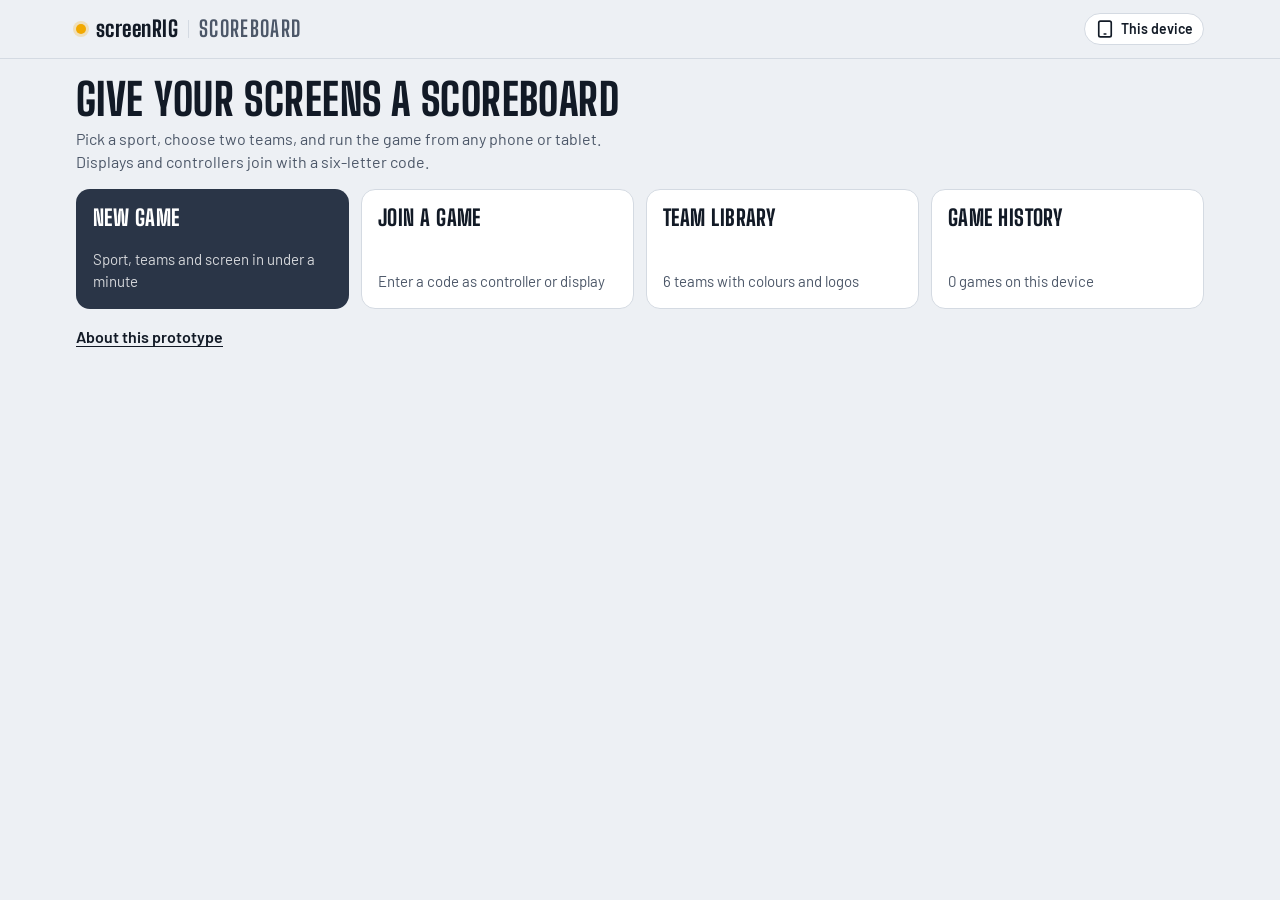
<file: index.html>
<!doctype html>
<html lang="en">
<head>
<meta charset="utf-8">
<meta name="viewport" content="width=device-width, initial-scale=1">
<title>screenRIG Scoreboard</title>
<meta name="theme-color" content="#2a3547">
<meta http-equiv="refresh" content="0; url=docs/">
<link rel="canonical" href="docs/">
<script>location.replace('docs/' + location.hash);</script>
</head>
<body style="margin:0;background:#0a0f16;color:#e8edf4;font:16px system-ui,sans-serif;padding:24px">
<p>Opening <a href="docs/" style="color:#ffb31a">screenRIG Scoreboard</a>…</p>
</body>
</html>
</file>
<file: docs/app.css>
/* ============================================================
   screenRIG Scoreboard
   Layout: a quiet slate console for the operator; each game's
   team colours carry the controller sides and the board.
   ============================================================ */
:root {
  --bg: #edf0f4;
  --panel: #ffffff;
  --panel-2: #f5f7fa;
  --ink: #121a26;
  --ink-2: #4c5768;
  --ink-3: #697587;
  --line: #d4dae2;
  --brand: #2a3547;
  --brand-ink: #ffffff;
  --lamp: #f2a900;
  --console: #0d131c;
  --console-2: #18212e;
  --console-line: #273243;
  --console-ink: #f2f5f9;
  --console-dim: #93a0b2;
  --go: #12805c;
  --go-ink: #ffffff;
  --stop: #c4362c;
  --stop-ink: #ffffff;
  --warn: #8f5300;
  --warn-bg: #fff1d1;
  --alert: #b3261e;
  --alert-bg: #fde4e1;
  --ok: #0f6b4c;
  --ok-bg: #ddf3e8;
  --focus: #2f6fed;
  --scrim: rgba(9, 14, 22, .55);
  --shadow: 0 1px 2px rgba(18, 26, 38, .06), 0 6px 18px rgba(18, 26, 38, .07);
  --font-d: 'Big Shoulders Display', 'Barlow Condensed', 'Arial Narrow', sans-serif;
  --font-b: 'Barlow', 'Segoe UI', system-ui, -apple-system, sans-serif;
  --font-m: 'IBM Plex Mono', ui-monospace, 'SF Mono', Menlo, monospace;
  --r: 10px;
}
@media (prefers-color-scheme: dark) {
  :root:not([data-theme="light"]) {
    --bg: #0a0f16; --panel: #131a24; --panel-2: #19222f; --ink: #e8edf4; --ink-2: #a6b1c0; --ink-3: #8390a2; --line: #253041;
    --brand: #c9d6ea; --brand-ink: #0a0f16; --lamp: #ffb31a; --console: #05080d; --console-2: #121a25; --console-line: #222d3c;
    --console-ink: #f2f5f9; --console-dim: #93a0b2; --go: #2fbf71; --go-ink: #03140b; --stop: #ff5d52; --stop-ink: #1c0402;
    --warn: #f3b347; --warn-bg: #2b2210; --alert: #ff8a80; --alert-bg: #33140f; --ok: #5fd39a; --ok-bg: #0e2a1c;
    --focus: #7aa7ff; --scrim: rgba(0, 0, 0, .66); --shadow: none; color-scheme: dark;
  }
}
:root[data-theme="dark"] {
  --bg: #0a0f16; --panel: #131a24; --panel-2: #19222f; --ink: #e8edf4; --ink-2: #a6b1c0; --ink-3: #8390a2; --line: #253041;
  --brand: #c9d6ea; --brand-ink: #0a0f16; --lamp: #ffb31a; --console: #05080d; --console-2: #121a25; --console-line: #222d3c;
  --console-ink: #f2f5f9; --console-dim: #93a0b2; --go: #2fbf71; --go-ink: #03140b; --stop: #ff5d52; --stop-ink: #1c0402;
  --warn: #f3b347; --warn-bg: #2b2210; --alert: #ff8a80; --alert-bg: #33140f; --ok: #5fd39a; --ok-bg: #0e2a1c;
  --focus: #7aa7ff; --scrim: rgba(0, 0, 0, .66); --shadow: none; color-scheme: dark;
}

@font-face{font-family:'Big Shoulders Display';font-style:normal;font-weight:700;font-display:swap;src:url(fonts/big-shoulders-display-latin-700-normal.woff2) format('woff2')}
@font-face{font-family:'Big Shoulders Display';font-style:normal;font-weight:800;font-display:swap;src:url(fonts/big-shoulders-display-latin-800-normal.woff2) format('woff2')}
@font-face{font-family:'Barlow';font-style:normal;font-weight:400;font-display:swap;src:url(fonts/barlow-latin-400-normal.woff2) format('woff2')}
@font-face{font-family:'Barlow';font-style:normal;font-weight:500;font-display:swap;src:url(fonts/barlow-latin-500-normal.woff2) format('woff2')}
@font-face{font-family:'Barlow';font-style:normal;font-weight:600;font-display:swap;src:url(fonts/barlow-latin-600-normal.woff2) format('woff2')}
@font-face{font-family:'Barlow';font-style:normal;font-weight:700;font-display:swap;src:url(fonts/barlow-latin-700-normal.woff2) format('woff2')}
@font-face{font-family:'Barlow Condensed';font-style:normal;font-weight:600;font-display:swap;src:url(fonts/barlow-condensed-latin-600-normal.woff2) format('woff2')}
@font-face{font-family:'Barlow Condensed';font-style:normal;font-weight:700;font-display:swap;src:url(fonts/barlow-condensed-latin-700-normal.woff2) format('woff2')}
@font-face{font-family:'Oswald';font-style:normal;font-weight:600;font-display:swap;src:url(fonts/oswald-latin-600-normal.woff2) format('woff2')}
@font-face{font-family:'Saira Condensed';font-style:normal;font-weight:700;font-display:swap;src:url(fonts/saira-condensed-latin-700-normal.woff2) format('woff2')}
@font-face{font-family:'IBM Plex Mono';font-style:normal;font-weight:500;font-display:swap;src:url(fonts/ibm-plex-mono-latin-500-normal.woff2) format('woff2')}

* { box-sizing: border-box; }
html, body { height: 100%; }
body {
  margin: 0; background: var(--bg); color: var(--ink);
  font: 400 16px/1.45 var(--font-b);
  -webkit-font-smoothing: antialiased; -webkit-tap-highlight-color: transparent;
  text-rendering: optimizeLegibility;
}
#app { min-height: 100%; }
button, input, select, textarea { font: inherit; color: inherit; }
button { cursor: pointer; }
img { max-width: 100%; }
:focus-visible { outline: 3px solid var(--focus); outline-offset: 2px; }
h1, h2, h3 { text-wrap: balance; }
.mono { font-family: var(--font-m); }
.tnum { font-variant-numeric: tabular-nums; }
.muted { color: var(--ink-2); }
.small { font-size: 14px; }
.sr { position: absolute; width: 1px; height: 1px; overflow: hidden; clip: rect(0 0 0 0); white-space: nowrap; }
.ico { width: 20px; height: 20px; flex: none; fill: none; stroke: currentColor; stroke-width: 2; stroke-linecap: round; stroke-linejoin: round; }
.ico.lg { width: 28px; height: 28px; }
.gutter { padding-left: max(16px, env(safe-area-inset-left, 0px)); padding-right: max(16px, env(safe-area-inset-right, 0px)); }

/* ---------------------------------------------------------- app chrome */
.top {
  position: sticky; top: env(safe-area-inset-top, 0px); z-index: 20;
  background: var(--bg); border-bottom: 1px solid var(--line);
}
.top-in { display: flex; align-items: center; gap: 10px; min-height: 58px; max-width: 1160px; margin: 0 auto; }
.top h1 { margin: 0; font: 800 22px/1 var(--font-d); text-transform: uppercase; letter-spacing: .03em; flex: 1; min-width: 0; overflow: hidden; text-overflow: ellipsis; white-space: nowrap; }
.wordmark { display: flex; align-items: center; gap: 10px; flex: 1; min-width: 0; font: 800 22px/1 var(--font-d); letter-spacing: .02em; }
.wordmark b { font-weight: 800; }
.wordmark .sep { width: 1px; height: 18px; background: var(--line); }
.wordmark .prod { text-transform: uppercase; letter-spacing: .06em; color: var(--ink-2); font-weight: 700; }
.lampdot { width: 10px; height: 10px; border-radius: 50%; background: var(--lamp); box-shadow: 0 0 0 3px color-mix(in srgb, var(--lamp) 24%, transparent); flex: none; }
.page { max-width: 1160px; margin: 0 auto; padding-block: 18px 48px; display: grid; gap: 16px; }
.page.narrow { max-width: 760px; }
.icon-btn {
  appearance: none; border: 1px solid var(--line); background: var(--panel); color: var(--ink);
  width: 44px; height: 44px; border-radius: var(--r); display: inline-flex; align-items: center; justify-content: center; flex: none;
}
.icon-btn:active { transform: translateY(1px); }
.chip {
  display: inline-flex; align-items: center; gap: 6px; min-height: 32px; padding: 4px 10px; border-radius: 999px;
  border: 1px solid var(--line); background: var(--panel); font-size: 14px; font-weight: 600; white-space: nowrap;
}
.chip .dot { width: 8px; height: 8px; border-radius: 50%; background: var(--ink-3); }
.chip.live .dot { background: var(--go); }
.chip.warn { background: var(--warn-bg); color: var(--warn); border-color: transparent; }
.chip.warn .dot { background: var(--warn); }

/* --------------------------------------------------------------- buttons */
.btn {
  appearance: none; border: 1px solid var(--line); background: var(--panel); color: var(--ink);
  font: 600 16px/1.15 var(--font-b); padding: 11px 16px; min-height: 44px; border-radius: var(--r);
  display: inline-flex; align-items: center; justify-content: center; gap: 8px; text-align: center; text-decoration: none;
}
.btn:active { transform: translateY(1px); }
.btn.primary { background: var(--brand); color: var(--brand-ink); border-color: transparent; }
.btn.go { background: var(--go); color: var(--go-ink); border-color: transparent; }
.btn.danger { color: var(--alert); border-color: color-mix(in srgb, var(--alert) 45%, var(--line)); }
.btn.big { min-height: 58px; font-size: 18px; padding: 14px 22px; }
.btn.block { width: 100%; }
.btn.ghost { background: transparent; border-color: transparent; }
.btn[disabled] { opacity: .45; cursor: not-allowed; transform: none; }
.row { display: flex; gap: 10px; flex-wrap: wrap; align-items: center; }
.row.end { justify-content: flex-end; }
.grow { flex: 1; min-width: 0; }
.stack { display: grid; gap: 12px; }

/* hold-to-confirm */
[data-hold] { position: relative; overflow: hidden; }
[data-hold]::after { content: ""; position: absolute; inset: 0; background: currentColor; opacity: .16; transform: scaleX(0); transform-origin: left; pointer-events: none; }
[data-hold].holding::after { transform: scaleX(1); transition: transform var(--hold, 900ms) linear; }

/* ------------------------------------------------------------ home page */
.hello { display: grid; gap: 6px; }
.hello h2 { margin: 0; font: 800 clamp(30px, 6vw, 44px)/1 var(--font-d); text-transform: uppercase; letter-spacing: .01em; }
.hello p { margin: 0; color: var(--ink-2); max-width: 60ch; }
.actions { display: grid; grid-template-columns: repeat(4, minmax(0, 1fr)); gap: 12px; }
.action {
  appearance: none; text-align: left; border: 1px solid var(--line); background: var(--panel); border-radius: 14px;
  padding: 16px; min-height: 120px; display: grid; align-content: space-between; gap: 14px; color: var(--ink);
}
.action b { font: 800 22px/1.05 var(--font-d); text-transform: uppercase; letter-spacing: .02em; }
.action span { color: var(--ink-2); font-size: 15px; }
.action.primary { background: var(--brand); color: var(--brand-ink); border-color: transparent; }
.action.primary span { color: inherit; opacity: .8; }
.resume {
  border-radius: 16px; overflow: hidden; border: 1px solid var(--line); background: var(--panel); box-shadow: var(--shadow);
}
.resume-head { display: flex; align-items: center; gap: 10px; padding: 12px 16px; border-bottom: 1px solid var(--line); font-size: 14px; color: var(--ink-2); }
.resume-head .grow { font-weight: 600; color: var(--ink); }
.resume-board { background: #05080d; aspect-ratio: 16 / 9; max-height: 300px; width: 100%; position: relative; overflow: hidden; }
.resume-foot { display: flex; gap: 10px; padding: 12px 16px; flex-wrap: wrap; }
.list { display: grid; border: 1px solid var(--line); border-radius: 14px; overflow: hidden; background: var(--panel); }
.li { display: flex; align-items: center; gap: 12px; padding: 12px 14px; border-top: 1px solid var(--line); min-height: 60px; text-align: left; background: transparent; border-left: 0; border-right: 0; border-bottom: 0; width: 100%; color: var(--ink); }
.li:first-child { border-top: 0; }
.li .grow b { display: block; font-weight: 600; }
.li .grow span { color: var(--ink-2); font-size: 14px; }
.sport-ico { width: 40px; height: 40px; border-radius: 10px; background: var(--panel-2); display: grid; place-items: center; color: var(--ink); flex: none; }
.sport-ico .ico { width: 26px; height: 26px; stroke-width: 1.7; }
.foot-note { color: var(--ink-3); font-size: 14px; }
.linkish { appearance: none; background: none; border: 0; padding: 0; color: var(--ink); text-decoration: underline; text-underline-offset: 3px; font-weight: 600; }

/* ----------------------------------------------------------- setup page */
.sec { background: var(--panel); border: 1px solid var(--line); border-radius: 16px; padding: 16px; display: grid; gap: 14px; min-width: 0; }
.sec-h { display: flex; align-items: baseline; gap: 10px; }
.sec-h h2 { margin: 0; font: 800 22px/1 var(--font-d); text-transform: uppercase; letter-spacing: .03em; }
.sec-h .step { font: 500 12px/1 var(--font-m); color: var(--ink-3); min-width: 20px; }
.sec-h .aside { margin-left: auto; color: var(--ink-3); font-size: 14px; }
.setup-grid { display: grid; grid-template-columns: minmax(0, 1.25fr) minmax(0, 1fr); gap: 16px; align-items: start; }
.setup-col { display: grid; gap: 16px; min-width: 0; }
.sports { display: grid; grid-template-columns: repeat(3, minmax(0, 1fr)); gap: 8px; }
.sport {
  appearance: none; border: 1px solid var(--line); background: var(--panel-2); border-radius: 12px; padding: 12px 8px;
  display: grid; justify-items: center; gap: 6px; min-height: 92px; color: var(--ink); font-weight: 600; font-size: 15px; text-align: center;
}
.sport .ico { width: 34px; height: 34px; stroke-width: 1.5; }
.sport[aria-pressed="true"] { border: 2px solid var(--brand); background: color-mix(in srgb, var(--brand) 8%, var(--panel)); padding: 11px 7px; }
.presets { display: flex; flex-wrap: wrap; gap: 8px; }
.preset {
  appearance: none; border: 1px solid var(--line); background: var(--panel); border-radius: 999px; padding: 7px 14px 7px 8px;
  display: inline-flex; align-items: center; gap: 8px; min-height: 44px; color: var(--ink); font-weight: 600; font-size: 15px;
}
.preset .org { font: 500 11px/1 var(--font-m); background: var(--panel-2); color: var(--ink-2); padding: 5px 6px; border-radius: 6px; letter-spacing: .02em; }
.preset[aria-pressed="true"] { background: var(--brand); color: var(--brand-ink); border-color: transparent; }
.preset[aria-pressed="true"] .org { background: color-mix(in srgb, var(--brand-ink) 18%, transparent); color: inherit; }
details.adjust > summary { cursor: pointer; font-weight: 600; list-style: none; display: flex; align-items: center; gap: 8px; min-height: 44px; }
details.adjust > summary::-webkit-details-marker { display: none; }
details.adjust > summary .ico { transition: transform .15s; }
details.adjust[open] > summary .ico { transform: rotate(90deg); }
.fields { display: grid; grid-template-columns: repeat(2, minmax(0, 1fr)); gap: 10px 14px; padding-top: 6px; }
.field { display: grid; gap: 4px; min-width: 0; }
.field > span { font-size: 14px; color: var(--ink-2); font-weight: 500; }
.field small { color: var(--ink-3); font-size: 12px; }
.input, .select {
  appearance: none; width: 100%; min-height: 44px; border: 1px solid var(--line); border-radius: 9px; background: var(--panel);
  padding: 9px 12px; color: var(--ink); font-size: 16px;
}
.select { background-image: linear-gradient(45deg, transparent 50%, var(--ink-2) 50%), linear-gradient(135deg, var(--ink-2) 50%, transparent 50%); background-position: calc(100% - 18px) 55%, calc(100% - 13px) 55%; background-size: 5px 5px; background-repeat: no-repeat; padding-right: 30px; }
.unit { display: flex; align-items: stretch; }
.unit .input { border-radius: 9px 0 0 9px; }
.unit em { font-style: normal; display: grid; place-items: center; padding: 0 10px; border: 1px solid var(--line); border-left: 0; border-radius: 0 9px 9px 0; background: var(--panel-2); color: var(--ink-2); font-size: 14px; }
.toggle { display: flex; align-items: center; justify-content: space-between; gap: 12px; min-height: 44px; font-weight: 500; }
.switch { appearance: none; width: 50px; height: 30px; border-radius: 999px; background: var(--line); position: relative; border: 0; flex: none; transition: background .15s; }
.switch::after { content: ""; position: absolute; top: 3px; left: 3px; width: 24px; height: 24px; border-radius: 50%; background: #fff; box-shadow: 0 1px 2px rgba(0,0,0,.3); transition: transform .15s; }
.switch[aria-checked="true"] { background: var(--go); }
.switch[aria-checked="true"]::after { transform: translateX(20px); }
.note { font-size: 14px; color: var(--ink-3); margin: 0; }
.matchup-pick { display: grid; grid-template-columns: minmax(0, 1fr) auto minmax(0, 1fr); gap: 8px; align-items: stretch; }
.team-pick {
  appearance: none; border: 1px solid var(--line); background: var(--panel-2); border-radius: 12px; padding: 10px;
  display: grid; grid-template-columns: auto minmax(0, 1fr); align-items: center; gap: 10px; text-align: left; color: var(--ink); min-height: 72px;
}
.team-pick .lab { font: 500 11px/1 var(--font-m); color: var(--ink-3); text-transform: uppercase; letter-spacing: .06em; grid-column: 1 / -1; }
.team-pick b { display: block; font-weight: 700; overflow: hidden; text-overflow: ellipsis; white-space: nowrap; }
.team-pick .swatch { display: flex; gap: 4px; margin-top: 4px; }
.swatch i { width: 14px; height: 14px; border-radius: 4px; box-shadow: inset 0 0 0 1px rgba(0,0,0,.15); }
.badge { width: 48px; height: 48px; border-radius: 10px; display: grid; place-items: center; overflow: hidden; background: var(--panel); flex: none; }
.badge img { width: 100%; height: 100%; object-fit: contain; }
.swap { align-self: center; }
.aspects { display: grid; grid-template-columns: repeat(auto-fill, minmax(96px, 1fr)); gap: 8px; }
.aspect {
  appearance: none; border: 1px solid var(--line); background: var(--panel-2); border-radius: 12px; padding: 10px 8px 8px;
  display: grid; justify-items: center; gap: 6px; color: var(--ink); text-align: center; min-height: 96px;
}
.aspect .shape { height: 40px; display: grid; place-items: center; width: 100%; }
.aspect .shape i { display: block; border: 2px solid currentColor; border-radius: 3px; opacity: .8; }
.aspect b { font-size: 14px; }
.aspect small { font: 500 11px/1.2 var(--font-m); color: var(--ink-3); }
.aspect[aria-pressed="true"] { border: 2px solid var(--brand); padding: 9px 7px 7px; background: color-mix(in srgb, var(--brand) 8%, var(--panel)); }
.seg { display: inline-flex; border: 1px solid var(--line); border-radius: 10px; overflow: hidden; background: var(--panel-2); flex-wrap: wrap; }
.seg button { appearance: none; border: 0; background: transparent; padding: 9px 14px; min-height: 42px; font-weight: 600; font-size: 15px; color: var(--ink-2); }
.seg button[aria-pressed="true"] { background: var(--brand); color: var(--brand-ink); }
.opt-row { display: flex; align-items: center; justify-content: space-between; gap: 12px; flex-wrap: wrap; }
.opt-row > span { font-weight: 500; }
.preview { background: #05080d; border-radius: 12px; overflow: hidden; position: relative; width: 100%; height: 220px; }
.preview-cap { display: flex; justify-content: space-between; gap: 8px; font-size: 13px; color: var(--ink-3); flex-wrap: wrap; }
.create-bar { position: sticky; bottom: 0; z-index: 10; padding-block: 12px calc(12px + env(safe-area-inset-bottom, 0px)); background: linear-gradient(to top, var(--bg) 70%, transparent); }
.create-bar .in { max-width: 1160px; margin: 0 auto; display: flex; gap: 12px; align-items: center; flex-wrap: wrap; }
.create-bar .sum { flex: 1; min-width: 200px; color: var(--ink-2); font-size: 14px; }
.create-bar .sum b { color: var(--ink); }

/* ---------------------------------------------------------- invite card */
.invite { display: grid; grid-template-columns: auto minmax(0, 1fr); gap: 18px; align-items: center; }
.qr { background: #fff; padding: 10px; border-radius: 12px; width: 196px; height: 196px; display: grid; place-items: center; box-shadow: inset 0 0 0 1px rgba(0,0,0,.08); }
.qr svg, .qr img { width: 100%; height: 100%; display: block; }
.code { font: 800 56px/1 var(--font-d); letter-spacing: .08em; font-variant-numeric: tabular-nums; }
.code span { color: var(--ink-3); }
.link-box { display: flex; gap: 8px; align-items: center; min-width: 0; }
.link-box code { flex: 1; min-width: 0; overflow: hidden; text-overflow: ellipsis; white-space: nowrap; font: 500 13px var(--font-m); background: var(--panel-2); border: 1px solid var(--line); border-radius: 8px; padding: 10px; user-select: all; }
.roles { display: grid; grid-template-columns: repeat(3, minmax(0, 1fr)); gap: 10px; }
.role {
  appearance: none; border: 1px solid var(--line); background: var(--panel); border-radius: 14px; padding: 14px; text-align: left;
  display: grid; gap: 8px; color: var(--ink); min-height: 120px; align-content: start;
}
.role b { font: 800 20px/1 var(--font-d); text-transform: uppercase; letter-spacing: .02em; }
.role span { color: var(--ink-2); font-size: 14px; }
.role[aria-pressed="true"] { border: 2px solid var(--brand); padding: 13px; }
.codein { font: 800 44px/1 var(--font-d); letter-spacing: .14em; text-transform: uppercase; text-align: center; padding: 12px; min-height: 72px; }

/* ----------------------------------------------------------- controller */
.ctl { min-height: 100%; display: flex; flex-direction: column; --tc: #64748b; --tf: #ffffff; }
.ctl-top .top-in { gap: 8px; }
.ctl-title { flex: 1; min-width: 0; display: grid; }
.ctl-title b { font: 800 20px/1.05 var(--font-d); text-transform: uppercase; letter-spacing: .02em; white-space: nowrap; overflow: hidden; text-overflow: ellipsis; }
.ctl-title span { font-size: 13px; color: var(--ink-3); white-space: nowrap; overflow: hidden; text-overflow: ellipsis; }
.ctl-body { flex: 1; max-width: 1160px; width: 100%; margin: 0 auto; padding-block: 12px calc(104px + env(safe-area-inset-bottom, 0px)); display: grid; gap: 12px; align-content: start; }
.banner { border-radius: 12px; padding: 12px 14px; display: flex; gap: 12px; align-items: center; flex-wrap: wrap; background: var(--panel); border: 1px solid var(--line); }
.banner .msg { flex: 1; min-width: 200px; display: grid; gap: 2px; }
.banner .msg b { font: 800 20px/1.1 var(--font-d); text-transform: uppercase; letter-spacing: .02em; }
.banner .msg span { font-size: 14px; color: var(--ink-2); }
.banner.time { background: var(--console); color: var(--console-ink); border-color: transparent; }
.banner.time .msg span { color: var(--console-dim); }
.banner.time .msg b { color: var(--lamp); }
.banner.warn { background: var(--warn-bg); border-color: transparent; color: var(--ink); }
.banner.warn .msg b { color: var(--warn); }
.banner.alert { background: var(--alert-bg); border-color: transparent; }
.banner.alert .msg b { color: var(--alert); }
.scoreline { display: grid; grid-template-columns: minmax(0, 1fr) minmax(260px, auto) minmax(0, 1fr); gap: 12px; align-items: stretch; }
.sl-team {
  border-radius: 14px; background: var(--tc); color: var(--tf); padding: 12px 14px; display: grid; grid-template-rows: auto 1fr auto; gap: 4px; min-width: 0;
  box-shadow: inset 0 0 0 1px rgba(0,0,0,.12); position: relative;
}
.sl-team .nm { display: flex; align-items: center; gap: 8px; min-width: 0; font: 800 20px/1 var(--font-d); text-transform: uppercase; letter-spacing: .03em; }
.sl-team .nm span { overflow: hidden; text-overflow: ellipsis; white-space: nowrap; }
.sl-team .nm .abbr { display: none; }
.sl-team .nm .mini { width: 30px; height: 30px; border-radius: 7px; background: rgba(255,255,255,.92); padding: 2px; flex: none; object-fit: contain; }
.sl-team .sc { font: 800 clamp(64px, 10vw, 150px)/0.9 var(--font-d); font-variant-numeric: tabular-nums; letter-spacing: .01em; align-self: center; }
.sl-team .sub { display: flex; gap: 6px; flex-wrap: wrap; font-size: 14px; font-weight: 600; min-height: 26px; }
.sl-team .sub em { font-style: normal; background: rgba(0,0,0,.18); padding: 3px 8px; border-radius: 999px; }
.sl-team.away { text-align: right; }
.sl-team.away .nm { flex-direction: row-reverse; }
.sl-team.away .sub { justify-content: flex-end; }
.sl-team .flag { position: absolute; top: 10px; right: 12px; }
.sl-team.away .flag { right: auto; left: 12px; }
.console { background: var(--console); color: var(--console-ink); border-radius: 14px; padding: 12px; display: grid; gap: 10px; text-align: center; align-content: start; }
.console .per { display: flex; justify-content: space-between; align-items: center; gap: 8px; font: 700 16px/1 var(--font-d); letter-spacing: .08em; text-transform: uppercase; color: var(--console-dim); }
.console .per b { color: var(--console-ink); font-size: 22px; }
.clk { appearance: none; border: 0; background: transparent; color: var(--lamp); font: 800 78px/0.9 var(--font-d); font-variant-numeric: tabular-nums; letter-spacing: .02em; padding: 2px 0; width: 100%; }
.clk.idle { color: var(--console-ink); }
.clk.zero { color: var(--stop); }
.clk-go { appearance: none; border: 0; width: 100%; min-height: 64px; border-radius: 10px; font: 800 24px/1 var(--font-d); letter-spacing: .1em; text-transform: uppercase; display: flex; align-items: center; justify-content: center; gap: 10px; }
.clk-go.start { background: var(--go); color: var(--go-ink); }
.clk-go.stop { background: var(--stop); color: var(--stop-ink); }
.clk-go .ico { width: 24px; height: 24px; }
.clk-go[disabled] { opacity: .3; cursor: not-allowed; }
.adj { display: grid; grid-template-columns: repeat(5, minmax(0, 1fr)); gap: 6px; }
.cbtn { appearance: none; min-height: 44px; border-radius: 9px; border: 1px solid var(--console-line); background: var(--console-2); color: var(--console-ink); font: 600 15px/1 var(--font-b); padding: 6px 4px; display: inline-flex; align-items: center; justify-content: center; gap: 6px; }
.cbtn.on { background: var(--lamp); color: #1a1203; border-color: transparent; }
.cbtn:active { transform: translateY(1px); }
.subclk { display: grid; grid-template-columns: auto 1fr; gap: 8px; align-items: center; border-top: 1px solid var(--console-line); padding-top: 10px; }
.subclk .v { font: 800 44px/1 var(--font-d); color: var(--lamp); font-variant-numeric: tabular-nums; min-width: 68px; text-align: left; }
.subclk .v.idle { color: var(--console-ink); }
.subclk .lbl { font: 600 12px/1 var(--font-m); color: var(--console-dim); text-transform: uppercase; letter-spacing: .08em; text-align: left; }
.subclk .btns { display: grid; grid-template-columns: repeat(3, minmax(0, 1fr)); gap: 6px; }
.pads { display: grid; grid-template-columns: minmax(0, 1fr) minmax(240px, 320px) minmax(0, 1fr); gap: 12px; align-items: start; }
.pad {
  border-radius: 14px; padding: 12px; display: grid; gap: 8px; align-content: start; min-width: 0;
  background: var(--panel); background: color-mix(in srgb, var(--tc) 8%, var(--panel));
  border: 1px solid var(--line); border-color: color-mix(in srgb, var(--tc) 32%, var(--line));
}
.pad.mid { background: var(--panel); border-color: var(--line); }
.pad h3 { margin: 0; display: flex; align-items: center; gap: 8px; font: 800 18px/1 var(--font-d); text-transform: uppercase; letter-spacing: .04em; min-height: 28px; }
.pad h3 .ttl { overflow: hidden; text-overflow: ellipsis; white-space: nowrap; }
.pad h3 i { width: 12px; height: 12px; border-radius: 3px; background: var(--tc); box-shadow: inset 0 0 0 1px rgba(0,0,0,.2); flex: none; }
.pad .g2 { display: grid; grid-template-columns: repeat(2, minmax(0, 1fr)); gap: 8px; }
.pad .g3 { display: grid; grid-template-columns: repeat(3, minmax(0, 1fr)); gap: 8px; }
.tb {
  appearance: none; min-height: 64px; border-radius: 11px; border: 0; background: var(--tc); color: var(--tf);
  font: 800 30px/1 var(--font-d); letter-spacing: .02em; display: grid; place-items: center; align-content: center; gap: 2px; padding: 6px;
  box-shadow: inset 0 0 0 1px rgba(0,0,0,.14), 0 1px 0 rgba(0,0,0,.08);
  touch-action: manipulation; user-select: none; -webkit-user-select: none;
}
.tb.xl { min-height: 84px; font-size: 40px; }
.tb small { font: 600 12px/1 var(--font-b); letter-spacing: 0; opacity: .85; }
.tb.alt { background: var(--panel); color: var(--ink); font: 700 17px/1.1 var(--font-b); min-height: 56px; box-shadow: inset 0 0 0 1px color-mix(in srgb, var(--tc) 50%, var(--line)); }
.tb.alt small { color: var(--ink-2); opacity: 1; }
.tb.sm { min-height: 44px; font: 600 15px/1 var(--font-b); background: transparent; color: var(--ink-2); box-shadow: inset 0 0 0 1px var(--line); }
.tb.on { background: var(--ink); color: var(--panel); }
.tb.yellow { background: #f6c915; color: #1f1800; font: 700 17px/1 var(--font-b); }
.tb.red { background: #d7261e; color: #fff; font: 700 17px/1 var(--font-b); }
.tb[disabled] { opacity: .4; }
.tb:active, .tb.flash { filter: brightness(1.12); transform: scale(.985); }
.mid-lab { font: 600 12px/1 var(--font-m); text-transform: uppercase; letter-spacing: .08em; color: var(--ink-3); margin-top: 4px; }
.arrow-pick { display: grid; grid-template-columns: 1fr 1fr; gap: 8px; }
.stepper { display: grid; grid-template-columns: 44px minmax(0, 1fr) 44px; gap: 6px; align-items: center; }
.stepper b { text-align: center; font: 800 26px/1 var(--font-d); font-variant-numeric: tabular-nums; }
.downs { display: grid; grid-template-columns: repeat(4, minmax(0, 1fr)); gap: 6px; }
.pens { display: grid; gap: 6px; }
.pen-row { display: flex; justify-content: space-between; gap: 8px; font-size: 15px; padding: 6px 10px; border-radius: 8px; background: var(--panel-2); }
.pen-row b { font-family: var(--font-m); font-weight: 500; }
.so-pad { display: grid; gap: 8px; }
.kicks { display: flex; gap: 6px; flex-wrap: wrap; min-height: 22px; }
.kicks i { width: 18px; height: 18px; border-radius: 50%; border: 2px solid var(--ink-2); }
.kicks i.y { background: var(--go); border-color: var(--go); }
.kicks i.n { background: transparent; border-color: var(--stop); position: relative; }
.kicks i.n::after { content: ""; position: absolute; left: 50%; top: -2px; bottom: -2px; width: 2px; background: var(--stop); transform: rotate(45deg); }
.diamond { width: 100%; max-width: 220px; justify-self: center; }
.diamond .b { cursor: pointer; }
.diamond .b rect { fill: var(--panel); stroke: var(--ink); stroke-width: 3; }
.diamond .b.on rect { fill: var(--lamp); stroke: var(--lamp); }
.diamond .home-plate { fill: var(--ink-3); }
.count { display: flex; justify-content: space-around; gap: 8px; flex-wrap: wrap; }
.count div { display: grid; gap: 6px; justify-items: center; }
.count span { font: 600 12px/1 var(--font-m); color: var(--ink-3); letter-spacing: .1em; }
.count .lights { display: flex; gap: 6px; }
.count .lights i { width: 18px; height: 18px; border-radius: 50%; border: 2px solid var(--ink-3); }
.count .lights i.on { background: var(--go); border-color: var(--go); }
.count .lights.s i.on { background: var(--lamp); border-color: var(--lamp); }
.count .lights.o i.on { background: var(--stop); border-color: var(--stop); }
.bb-pad { display: grid; grid-template-columns: minmax(0, 1.2fr) minmax(0, 1fr); gap: 12px; }
.bb-pad .stack { gap: 8px; }
.line-mini { width: 100%; border-collapse: collapse; font-variant-numeric: tabular-nums; font-size: 15px; }
.line-mini th, .line-mini td { padding: 6px 4px; text-align: center; border-bottom: 1px solid var(--line); }
.line-mini th:first-child, .line-mini td:first-child { text-align: left; }
.line-mini .bat { background: color-mix(in srgb, var(--lamp) 18%, transparent); }
.line-mini .tot { font-weight: 700; }
.scrollx { overflow-x: auto; }
.dock {
  position: fixed; left: 0; right: 0; bottom: 0; z-index: 30;
  background: var(--panel); border-top: 1px solid var(--line);
  padding: 10px max(16px, env(safe-area-inset-right, 0px)) calc(10px + env(safe-area-inset-bottom, 0px)) max(16px, env(safe-area-inset-left, 0px));
}
.dock .in { max-width: 1160px; margin: 0 auto; display: flex; gap: 10px; }
.undo { flex: 1; min-width: 0; min-height: 64px; justify-content: flex-start; font-size: 17px; }
.undo .what { overflow: hidden; text-overflow: ellipsis; white-space: nowrap; font-weight: 500; color: var(--ink-2); }
.dock .btn { min-height: 64px; }
.preview-pane { border-radius: 14px; overflow: hidden; background: #05080d; position: relative; height: 240px; }

/* --------------------------------------------------------------- sheets */
.scrim { position: fixed; inset: 0; z-index: 60; background: var(--scrim); display: flex; align-items: flex-end; justify-content: center; animation: fade .15s ease-out; }
.sheet {
  width: min(680px, 100%); max-height: 90vh; overflow: auto; background: var(--panel); color: var(--ink);
  border-radius: 20px 20px 0 0; padding: 18px max(16px, env(safe-area-inset-right, 0px)) calc(18px + env(safe-area-inset-bottom, 0px)) max(16px, env(safe-area-inset-left, 0px));
  display: grid; gap: 14px; animation: rise .18s ease-out;
}
.sheet-h { display: flex; align-items: center; gap: 10px; }
.sheet-h h2 { margin: 0; flex: 1; font: 800 24px/1.05 var(--font-d); text-transform: uppercase; letter-spacing: .03em; }
@media (min-width: 760px) { .scrim { align-items: center; } .sheet { border-radius: 20px; } }
@keyframes rise { from { transform: translateY(24px); opacity: .6; } }
@keyframes fade { from { opacity: 0; } }
.keypad { display: grid; grid-template-columns: repeat(3, minmax(0, 1fr)); gap: 8px; }
.keypad button { appearance: none; min-height: 64px; border-radius: 12px; border: 1px solid var(--line); background: var(--panel-2); font: 800 30px/1 var(--font-d); color: var(--ink); }
.keypad button.fn { font: 600 16px/1 var(--font-b); }
.kp-out { display: flex; align-items: center; justify-content: center; gap: 12px; min-height: 72px; border-radius: 12px; background: var(--panel-2); border: 1px solid var(--line); font: 800 52px/1 var(--font-d); font-variant-numeric: tabular-nums; }
.kp-out.empty { color: var(--ink-3); font: 500 18px/1 var(--font-b); }
.recent { display: flex; gap: 6px; flex-wrap: wrap; }
.menu { display: grid; gap: 8px; }
.menu .btn { justify-content: flex-start; min-height: 56px; }
.log { display: grid; gap: 0; }
.log-row { display: grid; grid-template-columns: 64px minmax(0, 1fr) auto; gap: 10px; padding: 10px 0; border-top: 1px solid var(--line); align-items: start; }
.log-row:first-child { border-top: 0; }
.log-row time { font: 500 12px/1.6 var(--font-m); color: var(--ink-3); }
.log-row .d { display: grid; gap: 3px; min-width: 0; }
.log-row .d b { font-weight: 600; }
.log-row .d .by { font-size: 13px; color: var(--ink-3); }
.log-row .d .chg { font: 500 12px/1.5 var(--font-m); color: var(--ink-2); overflow-wrap: anywhere; }
.log-row .d .chg s { color: var(--ink-3); }
.log-row.undone .d b { text-decoration: line-through; color: var(--ink-3); }
.tag { display: inline-flex; align-items: center; font: 600 11px/1 var(--font-m); text-transform: uppercase; letter-spacing: .06em; padding: 4px 6px; border-radius: 5px; background: var(--panel-2); color: var(--ink-2); }
.tag.rej { background: var(--alert-bg); color: var(--alert); }
.tag.note { background: var(--warn-bg); color: var(--warn); }
.tag.ok { background: var(--ok-bg); color: var(--ok); }
.filters { display: flex; gap: 6px; flex-wrap: wrap; }
.corr { display: grid; gap: 8px; }
.corr-row { display: grid; grid-template-columns: minmax(0, 1fr) 44px 64px 44px; gap: 6px; align-items: center; }
.corr-row b { text-align: center; font: 800 26px/1 var(--font-d); font-variant-numeric: tabular-nums; }
.corr-row b.chg { color: var(--warn); }
.corr-row span { font-weight: 500; }
.color-row { display: grid; grid-template-columns: minmax(0, 1fr) 52px minmax(0, 120px); gap: 8px; align-items: center; }
.color-row input[type=color] { width: 52px; height: 44px; border: 1px solid var(--line); border-radius: 9px; padding: 2px; background: var(--panel); }
.contrast { display: flex; gap: 10px; align-items: center; flex-wrap: wrap; font-size: 14px; }
.contrast .smp { padding: 8px 14px; border-radius: 9px; font: 800 20px/1 var(--font-d); text-transform: uppercase; letter-spacing: .04em; box-shadow: inset 0 0 0 1px rgba(0,0,0,.15); }
.logo-drop { display: flex; gap: 14px; align-items: center; flex-wrap: wrap; }
.logo-drop .badge { width: 88px; height: 88px; border-radius: 14px; background: repeating-conic-gradient(var(--panel-2) 0% 25%, var(--panel) 0% 50%) 50% / 16px 16px; border: 1px solid var(--line); }
.summary-table { width: 100%; border-collapse: collapse; font-variant-numeric: tabular-nums; }
.summary-table th, .summary-table td { padding: 8px 6px; border-bottom: 1px solid var(--line); text-align: center; white-space: nowrap; }
.summary-table th:first-child, .summary-table td:first-child { text-align: left; }
.summary-table .tot { font-weight: 800; }
.summary-table tr.w td:first-child { font-weight: 700; }
.kv { display: grid; grid-template-columns: minmax(0, 1fr) auto; gap: 6px 16px; font-size: 15px; }
.kv dt { color: var(--ink-2); }
.kv dd { margin: 0; font-weight: 600; text-align: right; }
.prose { max-width: 65ch; display: grid; gap: 10px; }
.prose p, .prose ul { margin: 0; }
.prose ul { padding-left: 20px; display: grid; gap: 6px; }

/* --------------------------------------------------------------- toasts */
.toasts { position: fixed; z-index: 80; bottom: calc(92px + env(safe-area-inset-bottom, 0px)); left: 50%; transform: translateX(-50%); display: grid; gap: 8px; width: min(520px, calc(100% - 32px)); pointer-events: none; }
.toast { background: var(--ink); color: var(--panel); padding: 12px 16px; border-radius: 12px; font-weight: 600; box-shadow: 0 8px 30px rgba(0,0,0,.25); animation: rise .18s ease-out; display: flex; gap: 10px; align-items: center; }
.toast.alert { background: var(--alert); color: #fff; }
.toast.warn { background: var(--lamp); color: #1a1203; }

/* -------------------------------------------------------- display mode */
.disp { position: fixed; inset: 0; background: #000; overflow: hidden; cursor: none; }
.disp.ui { cursor: default; }
.disp-ui {
  position: absolute; z-index: 5; top: calc(12px + env(safe-area-inset-top, 0px)); right: calc(12px + env(safe-area-inset-right, 0px));
  display: flex; gap: 8px; opacity: 0; transition: opacity .25s; pointer-events: none;
}
.disp.ui .disp-ui { opacity: 1; pointer-events: auto; }
.disp-ui .btn { background: rgba(14,20,29,.88); color: #f2f5f9; border-color: rgba(255,255,255,.18); }
.disp .stage { position: absolute; inset: 0; }

/* ============================================================== BOARD
   A board is laid out at its true pixel size and scaled to fit.
   --u is one layout unit (1% of the governing dimension).          */
.bd {
  position: absolute; left: 0; top: 0; overflow: hidden; transform-origin: 0 0;
  background: var(--b-bg); color: var(--b-ink); font-family: var(--b-font);
  --b-font: 'Big Shoulders Display', 'Barlow Condensed', 'Arial Narrow', sans-serif; --dw: .54em;
  --b-bg: #06090d; --b-ink: #f4f6f9; --b-dim: #8f9aab; --b-lamp: #ffb31a; --b-score: #f4f6f9; --b-panel: #0e141c; --b-line: #1e2836; --b-hot: #ffb31a; --b-hot-ink: #1a1203;
}
.bd.light { --b-bg: #f2f4f7; --b-ink: #0b0f16; --b-dim: #4a5566; --b-lamp: #0b0f16; --b-score: #0b0f16; --b-panel: #ffffff; --b-line: #d5dbe3; --b-hot: #0b0f16; --b-hot-ink: #ffffff; }
.bd.grad { background: linear-gradient(90deg, color-mix(in srgb, var(--hc) 22%, transparent), transparent 34%, transparent 66%, color-mix(in srgb, var(--ac) 22%, transparent)), radial-gradient(120% 90% at 50% 0%, #182131, #06090d 70%); }
.bd.grad.light { background: linear-gradient(90deg, color-mix(in srgb, var(--hc) 16%, transparent), transparent 34%, transparent 66%, color-mix(in srgb, var(--ac) 16%, transparent)), radial-gradient(120% 90% at 50% 0%, #ffffff, #e6eaf0 75%); }
.bd.f-barlow { --b-font: 'Barlow Condensed', 'Arial Narrow', sans-serif; --dw: .52em; }
.bd.f-oswald { --b-font: 'Oswald', 'Arial Narrow', sans-serif; --dw: .58em; }
.bd.f-saira { --b-font: 'Saira Condensed', 'Arial Narrow', sans-serif; --dw: .52em; }
.bd.led { --b-score: #ff6b5b; }
.bd.led.light { --b-score: #c4271b; }
.bd-safe { position: absolute; inset: 0; }
.bd .dg { display: inline-block; width: var(--dw); text-align: center; }
.bd .dc { display: inline-block; width: .26em; text-align: center; }
.bd .dd { display: inline-block; width: .22em; text-align: center; }
.bd .segd { display: inline-block; height: .78em; width: auto; vertical-align: baseline; overflow: visible; }
.bd .segd .off { opacity: .09; }
.bd .up { text-transform: uppercase; }
.bd [data-fit] { white-space: nowrap; overflow: hidden; display: block; }
.bd-net { position: absolute; right: calc(var(--u) * 1.2); bottom: calc(var(--u) * 1.2); width: calc(var(--u) * 1); height: calc(var(--u) * 1); min-width: 4px; min-height: 4px; border-radius: 50%; background: #2fbf71; opacity: .35; }
.bd-net.off { background: #ffb31a; opacity: .9; }
.bd-net[hidden] { display: none; }

/* team block (standard) */
.bd .tm { display: flex; flex-direction: column; align-items: stretch; min-width: 0; position: relative; }
.bd .band {
  display: flex; align-items: center; gap: calc(var(--u) * 1.6); background: var(--c1); color: var(--tf);
  height: calc(var(--u) * 12.5); padding: 0 calc(var(--u) * 2); border-radius: calc(var(--u) * 1.2);
  box-shadow: inset 0 calc(var(--u) * -0.7) 0 var(--c2);
}
.bd .tm.away .band { flex-direction: row-reverse; }
.bd .logo { height: calc(var(--u) * 10); width: calc(var(--u) * 10); object-fit: contain; flex: none; filter: drop-shadow(0 0 calc(var(--u) * .3) rgba(0,0,0,.35)); }
.bd .name { flex: 1; min-width: 0; font-weight: 800; font-size: calc(var(--u) * 7.2); line-height: 1; letter-spacing: .02em; text-transform: uppercase; }
.bd .tm.away .name { text-align: right; }
.bd .score {
  font-weight: 800; font-size: calc(var(--u) * 46); line-height: .86; color: var(--b-score); text-align: center;
  font-variant-numeric: tabular-nums; margin-top: calc(var(--u) * 2.6); letter-spacing: 0;
}
.bd .meta { display: flex; justify-content: center; gap: calc(var(--u) * 3.4); font-size: calc(var(--u) * 4.6); margin-top: auto; align-items: center; flex-wrap: wrap; }
.bd .meta .k { color: var(--b-dim); font-weight: 700; letter-spacing: .06em; text-transform: uppercase; font-size: .78em; margin-right: calc(var(--u) * .9); }
.bd .meta .v { font-weight: 800; color: var(--b-ink); font-variant-numeric: tabular-nums; }
.bd .dots { display: inline-flex; gap: calc(var(--u) * .7); vertical-align: middle; }
.bd .dots i { width: calc(var(--u) * 1.9); height: calc(var(--u) * 1.9); border-radius: 50%; background: var(--b-lamp); }
.bd .dots i.s { width: calc(var(--u) * 1.3); height: calc(var(--u) * 1.3); align-self: center; background: transparent; box-shadow: inset 0 0 0 calc(var(--u) * .35) var(--b-lamp); }
.bd .info { display: contents; }
.bd .tags { display: flex; justify-content: center; gap: calc(var(--u) * 1.2); min-height: calc(var(--u) * 6); margin-top: calc(var(--u) * 1.2); flex-wrap: wrap; }
.bd .btag { display: inline-flex; align-items: center; gap: calc(var(--u) * .8); font-size: calc(var(--u) * 4); font-weight: 800; letter-spacing: .08em; text-transform: uppercase; padding: calc(var(--u) * .7) calc(var(--u) * 1.6); border-radius: calc(var(--u) * .8); background: var(--b-hot); color: var(--b-hot-ink); line-height: 1; }
.bd .btag.warn { background: transparent; color: var(--b-hot); box-shadow: inset 0 0 0 calc(var(--u) * .35) var(--b-hot); }
.bd .btag.flagout { background: transparent; color: var(--b-dim); box-shadow: inset 0 0 0 calc(var(--u) * .3) var(--b-line); }
.bd .card { display: inline-block; width: calc(var(--u) * 3); height: calc(var(--u) * 4.2); border-radius: calc(var(--u) * .5); vertical-align: middle; }
.bd .card.y { background: #f6c915; }
.bd .card.r { background: #e2231a; }
.bd .cards { display: inline-flex; gap: calc(var(--u) * .7); align-items: center; }
.bd .cards b { font-weight: 800; margin-left: calc(var(--u) * .6); }
.bd .poss { width: calc(var(--u) * 6); height: calc(var(--u) * 6); flex: none; color: var(--tf); }
.bd .big2 { display: flex; align-items: baseline; justify-content: center; gap: calc(var(--u) * 1.4); }
.bd .big2 b { font-size: calc(var(--u) * 15); line-height: .9; color: var(--b-ink); font-weight: 800; }
.bd .big2 span { font-size: calc(var(--u) * 4.4); color: var(--b-dim); font-weight: 700; letter-spacing: .08em; text-transform: uppercase; }
.bd .bpens { display: flex; justify-content: center; gap: calc(var(--u) * 2.2); font-size: calc(var(--u) * 4.4); }
.bd .pen { display: inline-flex; gap: calc(var(--u) * .8); align-items: baseline; padding: calc(var(--u) * .5) calc(var(--u) * 1.4); border-radius: calc(var(--u) * .8); background: var(--b-panel); box-shadow: inset 0 0 0 calc(var(--u) * .25) var(--b-line); }
.bd .pen span { color: var(--b-dim); font-weight: 700; }
.bd .pen b { color: var(--b-lamp); font-weight: 800; font-variant-numeric: tabular-nums; }
.bd .serve { width: calc(var(--u) * 5.6); height: calc(var(--u) * 5.6); flex: none; color: var(--tf); }

/* center column */
.bd .ctr { display: flex; flex-direction: column; align-items: center; justify-content: flex-start; min-width: 0; text-align: center; gap: calc(var(--u) * 1.4); }
.bd .period { font-size: calc(var(--u) * 9); font-weight: 800; letter-spacing: .06em; line-height: 1; color: var(--b-ink); padding: calc(var(--u) * 1.2) calc(var(--u) * 3); border-radius: calc(var(--u) * 1); background: var(--b-panel); box-shadow: inset 0 0 0 calc(var(--u) * .25) var(--b-line); text-transform: uppercase; white-space: nowrap; }
.bd .clock { font-size: calc(var(--u) * 25); font-weight: 800; line-height: .9; color: var(--b-lamp); font-variant-numeric: tabular-nums; white-space: nowrap; }
.bd .clock.small { font-size: calc(var(--u) * 12); }
.bd .clock.zero { color: #ff5d52; }
.bd .subs { display: flex; gap: calc(var(--u) * 3); justify-content: center; }
.bd .sub { display: grid; justify-items: center; gap: calc(var(--u) * .4); }
.bd .sub > span { font-size: calc(var(--u) * 3.6); color: var(--b-dim); font-weight: 700; letter-spacing: .12em; text-transform: uppercase; }
.bd .sub b { font-size: calc(var(--u) * 13); line-height: .9; color: var(--b-lamp); font-weight: 800; font-variant-numeric: tabular-nums; }
.bd .bdg { font-size: calc(var(--u) * 4.4); font-weight: 800; letter-spacing: .1em; text-transform: uppercase; padding: calc(var(--u) * .7) calc(var(--u) * 1.8); border-radius: calc(var(--u) * .8); box-shadow: inset 0 0 0 calc(var(--u) * .35) var(--b-lamp); color: var(--b-lamp); white-space: nowrap; }
.bd .alertx { font-size: calc(var(--u) * 6); font-weight: 800; letter-spacing: .08em; text-transform: uppercase; padding: calc(var(--u) * 1) calc(var(--u) * 2.4); border-radius: calc(var(--u) * 1); background: var(--b-hot); color: var(--b-hot-ink); }
.bd .arrow { display: flex; align-items: center; gap: calc(var(--u) * 1.2); font-size: calc(var(--u) * 3.6); color: var(--b-dim); font-weight: 700; letter-spacing: .12em; }
.bd .arrow svg { width: calc(var(--u) * 8); height: calc(var(--u) * 5); color: var(--b-lamp); }
.bd .arrow.away svg { transform: scaleX(-1); }
.bd .strip { display: flex; justify-content: center; align-items: center; gap: calc(var(--u) * 4); font-size: calc(var(--u) * 5.2); }
.bd .strip .it { display: inline-flex; align-items: baseline; gap: calc(var(--u) * 1.4); }
.bd .strip .it > span:first-child { color: var(--b-dim); font-weight: 700; letter-spacing: .1em; text-transform: uppercase; font-size: .72em; }
.bd .strip .it b { font-weight: 800; color: var(--b-ink); }
.bd .strip .flagx { background: #f6c915; color: #1f1800; font-weight: 800; letter-spacing: .1em; padding: calc(var(--u) * .5) calc(var(--u) * 2); border-radius: calc(var(--u) * .8); }
.bd .strip .sets { display: inline-flex; gap: calc(var(--u) * 2.6); }
.bd .strip .sets .it b .w { color: var(--b-lamp); }
.bd .kk { display: inline-flex; gap: calc(var(--u) * .8); align-items: center; }
.bd .kk i { width: calc(var(--u) * 2.6); height: calc(var(--u) * 2.6); border-radius: 50%; box-shadow: inset 0 0 0 calc(var(--u) * .35) var(--b-dim); }
.bd .kk i.y { background: #2fbf71; box-shadow: none; }
.bd .kk i.n { box-shadow: inset 0 0 0 calc(var(--u) * .35) #ff5d52; background: linear-gradient(45deg, transparent 44%, #ff5d52 44% 56%, transparent 56%); }
.bd .flash-z { animation: zflash 1.4s steps(2, end) 2; }
@keyframes zflash { 50% { filter: brightness(2.2); } }
.bd .bump { animation: bump .5s ease-out; }
@keyframes bump { 0% { transform: scale(1.12); filter: brightness(1.6); } 100% { transform: none; filter: none; } }
.bd.noanim .bump, .bd.noanim .flash-z { animation: none; }
@media (prefers-reduced-motion: reduce) { .bd .bump, .bd .flash-z { animation: none; } }

/* ---- landscape family ---- */
.bd-land .play, .bd-wide .play, .bd-compact .play {
  position: absolute; inset: 0; display: grid; grid-template-columns: minmax(0, 1fr) minmax(0, .82fr) minmax(0, 1fr);
  grid-template-rows: minmax(0, 1fr) auto; gap: calc(var(--u) * 2.4) calc(var(--u) * 3);
}
.bd-wide .play { grid-template-columns: minmax(0, 1fr) minmax(0, .7fr) minmax(0, 1fr); }
.bd-land .strip, .bd-wide .strip, .bd-compact .strip { grid-column: 1 / -1; min-height: calc(var(--u) * 9); border-top: calc(var(--u) * .25) solid var(--b-line); padding-top: calc(var(--u) * 1.6); }
.bd-compact .score { font-size: calc(var(--u) * 40); }
.bd-compact .clock { font-size: calc(var(--u) * 21); }
.bd-compact .name { font-size: calc(var(--u) * 6.4); }
.bd-compact .play { grid-template-columns: minmax(0, 1fr) minmax(0, .9fr) minmax(0, 1fr); }

/* ---- portrait: clock on top, one row per team ---- */
.bd-portrait .play { position: absolute; inset: 0; display: grid; grid-template-columns: minmax(0, 1fr); grid-template-rows: auto minmax(0, 1fr) minmax(0, 1fr) auto; gap: calc(var(--u) * 2.4); }
.bd-portrait .ctr { grid-row: 1; flex-direction: row; flex-wrap: wrap; justify-content: center; align-items: center; gap: calc(var(--u) * 1.4) calc(var(--u) * 3); padding-bottom: calc(var(--u) * 2); border-bottom: calc(var(--u) * .25) solid var(--b-line); }
.bd-portrait .ctr .period { font-size: calc(var(--u) * 7); }
.bd-portrait .ctr .clock { font-size: calc(var(--u) * 16); }
.bd-portrait .ctr .subs, .bd-portrait .ctr .arrow, .bd-portrait .ctr .bdg, .bd-portrait .ctr .alertx { flex: 0 0 auto; }
.bd-portrait .ctr .sub b { font-size: calc(var(--u) * 9); }
.bd-portrait .tm.home { grid-row: 2; }
.bd-portrait .tm.away { grid-row: 3; }
.bd-portrait .tm { display: grid; grid-template-columns: minmax(0, 1fr) auto; grid-template-rows: auto minmax(0, 1fr); grid-template-areas: "band score" "info score"; gap: calc(var(--u) * 1.6) calc(var(--u) * 3); align-items: center; }
.bd-portrait .tm .band { grid-area: band; height: calc(var(--u) * 10); gap: calc(var(--u) * 1.2); padding: 0 calc(var(--u) * 1.6); }
.bd-portrait .tm .logo { width: calc(var(--u) * 7.4); height: calc(var(--u) * 7.4); }
.bd-portrait .tm .name { font-size: calc(var(--u) * 5.6); }
.bd-portrait .tm .serve, .bd-portrait .tm .poss { width: calc(var(--u) * 4.4); height: calc(var(--u) * 4.4); }
.bd-portrait .tm.away .band { flex-direction: row; }
.bd-portrait .tm.away .name { text-align: left; }
.bd-portrait .tm .info { grid-area: info; display: flex; flex-direction: column; align-items: flex-start; gap: calc(var(--u) * 1.6); align-self: start; min-width: 0; }
.bd-portrait .tm .score { grid-area: score; font-size: calc(var(--u) * 22); margin: 0; align-self: center; }
.bd-portrait .tm .meta, .bd-portrait .tm .tags, .bd-portrait .tm .bpens, .bd-portrait .tm .big2 { justify-content: flex-start; margin: 0; min-height: 0; }
.bd-portrait .strip { grid-row: 4; flex-wrap: wrap; border-top: calc(var(--u) * .25) solid var(--b-line); padding-top: calc(var(--u) * 2); }
.bd-portrait .bb .line td { font-size: calc(var(--u) * 4.8); height: calc(var(--u) * 8.5); }
.bd-portrait .inn { font-size: calc(var(--u) * 9); }
.bd-portrait .dia { width: calc(var(--u) * 18); height: calc(var(--u) * 13); }
.bd-portrait .bso { font-size: calc(var(--u) * 4.2); }
.bd-portrait .bb .line td.R { font-size: calc(var(--u) * 8); }
.bd-portrait .bb .line th { font-size: calc(var(--u) * 3.4); }
.bd-portrait .bb .line td.tn .in { font-size: calc(var(--u) * 5); gap: calc(var(--u) * 1); padding: 0 calc(var(--u) * 1); }
.bd-portrait .bb .line td.tn .logo { width: calc(var(--u) * 5.6); height: calc(var(--u) * 5.6); }

/* ---- ribbon: one line, secondary info hides first ---- */
.bd-ribbon .play { position: absolute; inset: 0; display: flex; align-items: stretch; gap: calc(var(--u) * 6); }
.bd-ribbon .tm { flex-direction: row; align-items: center; gap: calc(var(--u) * 6); flex: 1 1 0; }
.bd-ribbon .tm.away { flex-direction: row-reverse; }
.bd-ribbon .band { height: 100%; border-radius: calc(var(--u) * 8); padding: 0 calc(var(--u) * 12); gap: calc(var(--u) * 8); flex: 1; box-shadow: inset 0 calc(var(--u) * -5) 0 var(--c2); }
.bd-ribbon .logo { height: calc(var(--u) * 78); width: calc(var(--u) * 78); }
.bd-ribbon .name { font-size: calc(var(--u) * 52); }
.bd-ribbon .score { font-size: calc(var(--u) * 92); margin: 0; min-width: 1.2em; }
.bd-ribbon .meta, .bd-ribbon .bpens, .bd-ribbon .big2 { display: none; }
.bd-ribbon .tags { margin: 0; min-height: 0; }
.bd-ribbon .btag { font-size: calc(var(--u) * 28); padding: calc(var(--u) * 6) calc(var(--u) * 10); border-radius: calc(var(--u) * 6); }
.bd-ribbon .tags .btag + .btag { display: none; }
.bd-ribbon .ctr { flex-direction: row; align-items: center; gap: calc(var(--u) * 10); flex: none; justify-content: center; }
.bd-ribbon .period { font-size: calc(var(--u) * 46); padding: calc(var(--u) * 10) calc(var(--u) * 16); border-radius: calc(var(--u) * 8); box-shadow: none; }
.bd-ribbon .clock, .bd-ribbon .clock.small { font-size: calc(var(--u) * 84); }
.bd-ribbon .sub { display: flex; align-items: baseline; gap: calc(var(--u) * 6); }
.bd-ribbon .sub > span { font-size: calc(var(--u) * 26); }
.bd-ribbon .sub b { font-size: calc(var(--u) * 60); }
.bd-ribbon .bdg, .bd-ribbon .arrow, .bd-ribbon .alertx { display: none; }
.bd-ribbon .strip { flex: none; gap: calc(var(--u) * 10); font-size: calc(var(--u) * 40); padding: 0 calc(var(--u) * 8); }
.bd-ribbon .strip .it > span:first-child { font-size: .6em; }
.bd-ribbon .strip .sets, .bd-ribbon .strip .kkrow { display: none; }

/* ---- pregame matchup, break and final screens ---- */
.bd .scr { position: absolute; inset: 0; display: grid; grid-template-columns: minmax(0, 1fr) auto minmax(0, 1fr); align-items: center; gap: calc(var(--u) * 4); }
.bd .scr-team { display: grid; justify-items: center; gap: calc(var(--u) * 2.4); min-width: 0; text-align: center; }
.bd .scr-logo { width: calc(var(--u) * 34); height: calc(var(--u) * 34); object-fit: contain; filter: drop-shadow(0 calc(var(--u) * .6) calc(var(--u) * 1.4) rgba(0,0,0,.45)); }
.bd .scr-name { font-size: calc(var(--u) * 8.4); font-weight: 800; text-transform: uppercase; line-height: 1; max-width: 100%; letter-spacing: .02em; }
.bd .scr-bar { width: 60%; height: calc(var(--u) * 1.4); border-radius: 99px; background: linear-gradient(90deg, var(--c1) 0 70%, var(--c2) 70%); }
.bd .scr-mid { display: grid; justify-items: center; gap: calc(var(--u) * 1.8); text-align: center; }
.bd .scr-vs { font-size: calc(var(--u) * 12); font-weight: 800; color: var(--b-dim); letter-spacing: .12em; line-height: 1; }
.bd .scr-when { font-size: calc(var(--u) * 7.6); font-weight: 800; color: var(--b-lamp); line-height: 1; }
.bd .scr-info { font-size: calc(var(--u) * 4.2); color: var(--b-dim); font-weight: 700; letter-spacing: .08em; text-transform: uppercase; }
.bd .scr-score { font-size: calc(var(--u) * 30); font-weight: 800; color: var(--b-score); line-height: .9; font-variant-numeric: tabular-nums; }
.bd .scr-title { font-size: calc(var(--u) * 10); font-weight: 800; letter-spacing: .1em; text-transform: uppercase; color: var(--b-ink); line-height: 1; white-space: nowrap; }
.bd .scr-title.final { color: var(--b-lamp); }
.bd .scr .lose { opacity: .45; }
.bd .scr-clock { font-size: calc(var(--u) * 14); color: var(--b-lamp); font-weight: 800; line-height: 1; font-variant-numeric: tabular-nums; }
.bd .bdown { border-collapse: collapse; font-size: calc(var(--u) * 3.8); font-variant-numeric: tabular-nums; }
.bd .bdown th, .bd .bdown td { padding: calc(var(--u) * .5) calc(var(--u) * 1.4); text-align: center; }
.bd .bdown th { color: var(--b-dim); font-weight: 700; letter-spacing: .06em; }
.bd .bdown td { font-weight: 800; }
.bd .bdown td.t { color: var(--b-lamp); }
.bd .bdown td:first-child { text-align: left; color: var(--b-ink); }
.bd .join { position: absolute; right: 0; bottom: 0; display: flex; gap: calc(var(--u) * 2.4); align-items: center; background: var(--b-panel); padding: calc(var(--u) * 1.6); border-radius: calc(var(--u) * 1.6); box-shadow: inset 0 0 0 calc(var(--u) * .25) var(--b-line); }
.bd .join .q { width: calc(var(--u) * 20); height: calc(var(--u) * 20); background: #fff; padding: calc(var(--u) * .8); border-radius: calc(var(--u) * .8); }
.bd .join .q svg { width: 100%; height: 100%; display: block; }
.bd .join .t { display: grid; gap: calc(var(--u) * .8); }
.bd .join .t span { font-size: calc(var(--u) * 3); color: var(--b-dim); letter-spacing: .12em; font-weight: 700; text-transform: uppercase; }
.bd .join .t b { font-size: calc(var(--u) * 7.4); letter-spacing: .1em; line-height: 1; }
.bd-portrait .scr { grid-template-columns: 1fr; grid-template-rows: auto auto auto; align-content: center; gap: calc(var(--u) * 5); }
.bd-portrait .scr-logo { width: calc(var(--u) * 30); height: calc(var(--u) * 30); }
.bd-portrait .join { left: 0; right: 0; justify-content: center; }
.bd-ribbon .scr { display: flex; align-items: center; justify-content: center; gap: calc(var(--u) * 12); }
.bd-ribbon .scr-team { display: flex; align-items: center; gap: calc(var(--u) * 8); }
.bd-ribbon .scr-logo { width: calc(var(--u) * 80); height: calc(var(--u) * 80); }
.bd-ribbon .scr-name { font-size: calc(var(--u) * 50); }
.bd-ribbon .scr-bar, .bd-ribbon .bdown, .bd-ribbon .scr-info { display: none; }
.bd-ribbon .scr-mid { display: flex; align-items: center; gap: calc(var(--u) * 10); }
.bd-ribbon .scr-vs { font-size: calc(var(--u) * 50); }
.bd-ribbon .scr-when, .bd-ribbon .scr-title, .bd-ribbon .scr-clock { font-size: calc(var(--u) * 48); }
.bd-ribbon .scr-score { font-size: calc(var(--u) * 84); }
.bd-ribbon .join { position: static; padding: 0 calc(var(--u) * 6); box-shadow: none; background: transparent; }
.bd-ribbon .join .q { display: none; }
.bd-ribbon .join .t { display: flex; align-items: baseline; gap: calc(var(--u) * 6); }
.bd-ribbon .join .t span { font-size: calc(var(--u) * 24); }
.bd-ribbon .join .t b { font-size: calc(var(--u) * 50); }

/* ---- baseball ---- */
.bd .bb { position: absolute; inset: 0; display: grid; grid-template-columns: minmax(0, 1fr) auto; gap: calc(var(--u) * 3); }
.bd .line { width: 100%; border-collapse: separate; border-spacing: 0 calc(var(--u) * 1.2); align-self: center; font-variant-numeric: tabular-nums; table-layout: fixed; }
.bd .line th { font-size: calc(var(--u) * 4.8); color: var(--b-dim); font-weight: 700; letter-spacing: .06em; padding-bottom: calc(var(--u) * .6); }
.bd .line td { font-size: calc(var(--u) * 10); font-weight: 800; text-align: center; background: var(--b-panel); color: var(--b-ink); height: calc(var(--u) * 21); box-shadow: inset calc(var(--u) * .2) 0 0 var(--b-line); }
.bd .line td.empty { color: var(--b-dim); }
.bd .line td.R { font-size: calc(var(--u) * 16); color: var(--b-score); }
.bd .line td.HE { color: var(--b-dim); }
.bd .line td.tn { text-align: left; padding: 0; overflow: hidden; background: var(--c1); color: var(--tf); border-radius: calc(var(--u) * 1.2) 0 0 calc(var(--u) * 1.2); box-shadow: inset calc(var(--u) * -.6) 0 0 var(--c2); }
.bd .line td.tn .in { min-width: 0; display: flex; align-items: center; gap: calc(var(--u) * 1.4); padding: 0 calc(var(--u) * 1.6); font-size: calc(var(--u) * 7.6); text-transform: uppercase; }
.bd .line td.tn .in > span { flex: 1; min-width: 0; }
.bd .line td.tn .logo { width: calc(var(--u) * 13); height: calc(var(--u) * 13); }
.bd .line td.last { border-radius: 0 calc(var(--u) * 1.2) calc(var(--u) * 1.2) 0; }
.bd .line tr.bat td.tn .in::after { content: ""; margin-left: auto; width: 0; height: 0; border-left: calc(var(--u) * 2) solid var(--tf); border-top: calc(var(--u) * 1.4) solid transparent; border-bottom: calc(var(--u) * 1.4) solid transparent; }
.bd .line td.cur { box-shadow: inset 0 calc(var(--u) * -.6) 0 var(--b-lamp); }
.bd .bbside { display: grid; align-content: center; justify-items: center; gap: calc(var(--u) * 2.6); min-width: calc(var(--u) * 46); }
.bd .inn { display: flex; align-items: center; gap: calc(var(--u) * 1.4); font-size: calc(var(--u) * 11); font-weight: 800; line-height: 1; }
.bd .tri { width: 0; height: 0; border-left: calc(var(--u) * 2.4) solid transparent; border-right: calc(var(--u) * 2.4) solid transparent; }
.bd .tri.top { border-bottom: calc(var(--u) * 3.6) solid var(--b-lamp); }
.bd .tri.bot { border-top: calc(var(--u) * 3.6) solid var(--b-lamp); }
.bd .bso { display: grid; grid-template-columns: auto auto; gap: calc(var(--u) * 1.2) calc(var(--u) * 2); align-items: center; font-size: calc(var(--u) * 5); }
.bd .bso span { font-weight: 800; color: var(--b-dim); letter-spacing: .08em; }
.bd .bso .l { display: flex; gap: calc(var(--u) * 1); }
.bd .bso .l i { width: calc(var(--u) * 3.6); height: calc(var(--u) * 3.6); border-radius: 50%; box-shadow: inset 0 0 0 calc(var(--u) * .4) var(--b-line); }
.bd .bso .l.b i.on { background: #2fbf71; box-shadow: none; }
.bd .bso .l.s i.on { background: var(--b-lamp); box-shadow: none; }
.bd .bso .l.o i.on { background: #ff5d52; box-shadow: none; }
.bd .dia { width: calc(var(--u) * 22); height: calc(var(--u) * 16); }
.bd .dia rect { fill: transparent; stroke: var(--b-dim); stroke-width: 3; }
.bd .dia rect.on { fill: var(--b-lamp); stroke: var(--b-lamp); }
.bd .pc { font-size: calc(var(--u) * 4.2); color: var(--b-dim); font-weight: 700; letter-spacing: .08em; text-transform: uppercase; }
.bd .pc b { color: var(--b-ink); font-weight: 800; }
.bd-portrait .bb { display: flex; flex-direction: column; justify-content: center; gap: calc(var(--u) * 3); }
.bd-portrait .rb { display: grid !important; gap: calc(var(--u) * 2); order: 1; }
.bd-portrait .rb .tm { display: grid; grid-template-columns: minmax(0, 1fr) auto; align-items: center; gap: calc(var(--u) * 3); }
.bd-portrait .rb .band { height: calc(var(--u) * 10); }
.bd-portrait .rb .tm.away .band { flex-direction: row; }
.bd-portrait .rb .score { margin: 0; font-size: calc(var(--u) * 15); }
.bd-portrait .bbside { order: 2; grid-template-columns: repeat(2, auto); justify-content: center; align-items: center; gap: calc(var(--u) * 2) calc(var(--u) * 6); }
.bd-portrait .bbline { order: 3; }
.bd-portrait .bbline td.R, .bd-portrait .bbline td.HE { display: none; }
.bd-portrait .bbline col:nth-last-child(-n+3), .bd-portrait .bbline th:nth-last-child(-n+3) { display: none; }
.bd-ribbon .bb { display: flex; align-items: center; gap: calc(var(--u) * 10); }
.bd-ribbon .bbline { display: none; }
.bd-ribbon .rb { display: flex !important; align-items: stretch; gap: calc(var(--u) * 10); flex: 1; }
.bd-ribbon .rb .tm.away { flex-direction: row; }
.bd-ribbon .rb .tm.away .band { flex-direction: row; }
.bd .rb { display: none; }
.bd-ribbon .bbside { display: flex; gap: calc(var(--u) * 12); min-width: 0; }
.bd-ribbon .inn { font-size: calc(var(--u) * 60); gap: calc(var(--u) * 6); }
.bd-ribbon .tri { border-left-width: calc(var(--u) * 12); border-right-width: calc(var(--u) * 12); }
.bd-ribbon .tri.top { border-bottom-width: calc(var(--u) * 18); }
.bd-ribbon .tri.bot { border-top-width: calc(var(--u) * 18); }
.bd-ribbon .bso { display: flex; gap: calc(var(--u) * 6); font-size: calc(var(--u) * 34); }
.bd-ribbon .bso .l i { width: calc(var(--u) * 22); height: calc(var(--u) * 22); }
.bd-ribbon .dia { width: calc(var(--u) * 100); height: calc(var(--u) * 76); }
.bd-ribbon .pc { display: none; }

/* --------------------------------------------------------- responsive */
@media (max-width: 980px) {
  .actions { grid-template-columns: repeat(2, minmax(0, 1fr)); }
  .setup-grid { grid-template-columns: minmax(0, 1fr); }
  .pads { grid-template-columns: minmax(0, 1fr) minmax(0, 1fr); }
  .pads .pad.mid { grid-column: 1 / -1; order: 3; }
  .roles { grid-template-columns: minmax(0, 1fr); }
}
@media (max-width: 760px) {
  .scoreline { grid-template-columns: minmax(0, 1fr) minmax(0, 1fr); grid-template-areas: "c c" "h a"; }
  .scoreline .console { grid-area: c; }
  .scoreline .sl-team.home { grid-area: h; }
  .scoreline .sl-team.away { grid-area: a; }
  .sl-team .sc { font-size: 64px; }
  .sl-team .nm .full { display: none; }
  .sl-team .nm .abbr { display: inline; }
  .clk { font-size: 72px; }
  .bb-pad { grid-template-columns: minmax(0, 1fr); }
  .invite { grid-template-columns: minmax(0, 1fr); justify-items: center; text-align: center; }
  .code { font-size: 44px; }
  .fields { grid-template-columns: minmax(0, 1fr); }
  .preview { height: 180px; }
  .tb.xl { min-height: 76px; font-size: 36px; }
}
@media (max-width: 430px) {
  .sports { grid-template-columns: repeat(3, minmax(0, 1fr)); }
  .sport { min-height: 84px; font-size: 14px; padding: 10px 4px; }
  .matchup-pick { grid-template-columns: minmax(0, 1fr); }
  .swap { justify-self: center; }
  .adj { grid-template-columns: repeat(5, minmax(0, 1fr)); }
  .pad { padding: 10px; }
  .tb { font-size: 26px; }
  .tb.alt { font-size: 15px; }
  .dock .btn .lbl { display: none; }
  .wordmark .sep, .wordmark .prod { display: none; }
  .hide-sm { display: none !important; }
  .chip[data-status] { max-width: 120px; overflow: hidden; text-overflow: ellipsis; }
}
</file>
